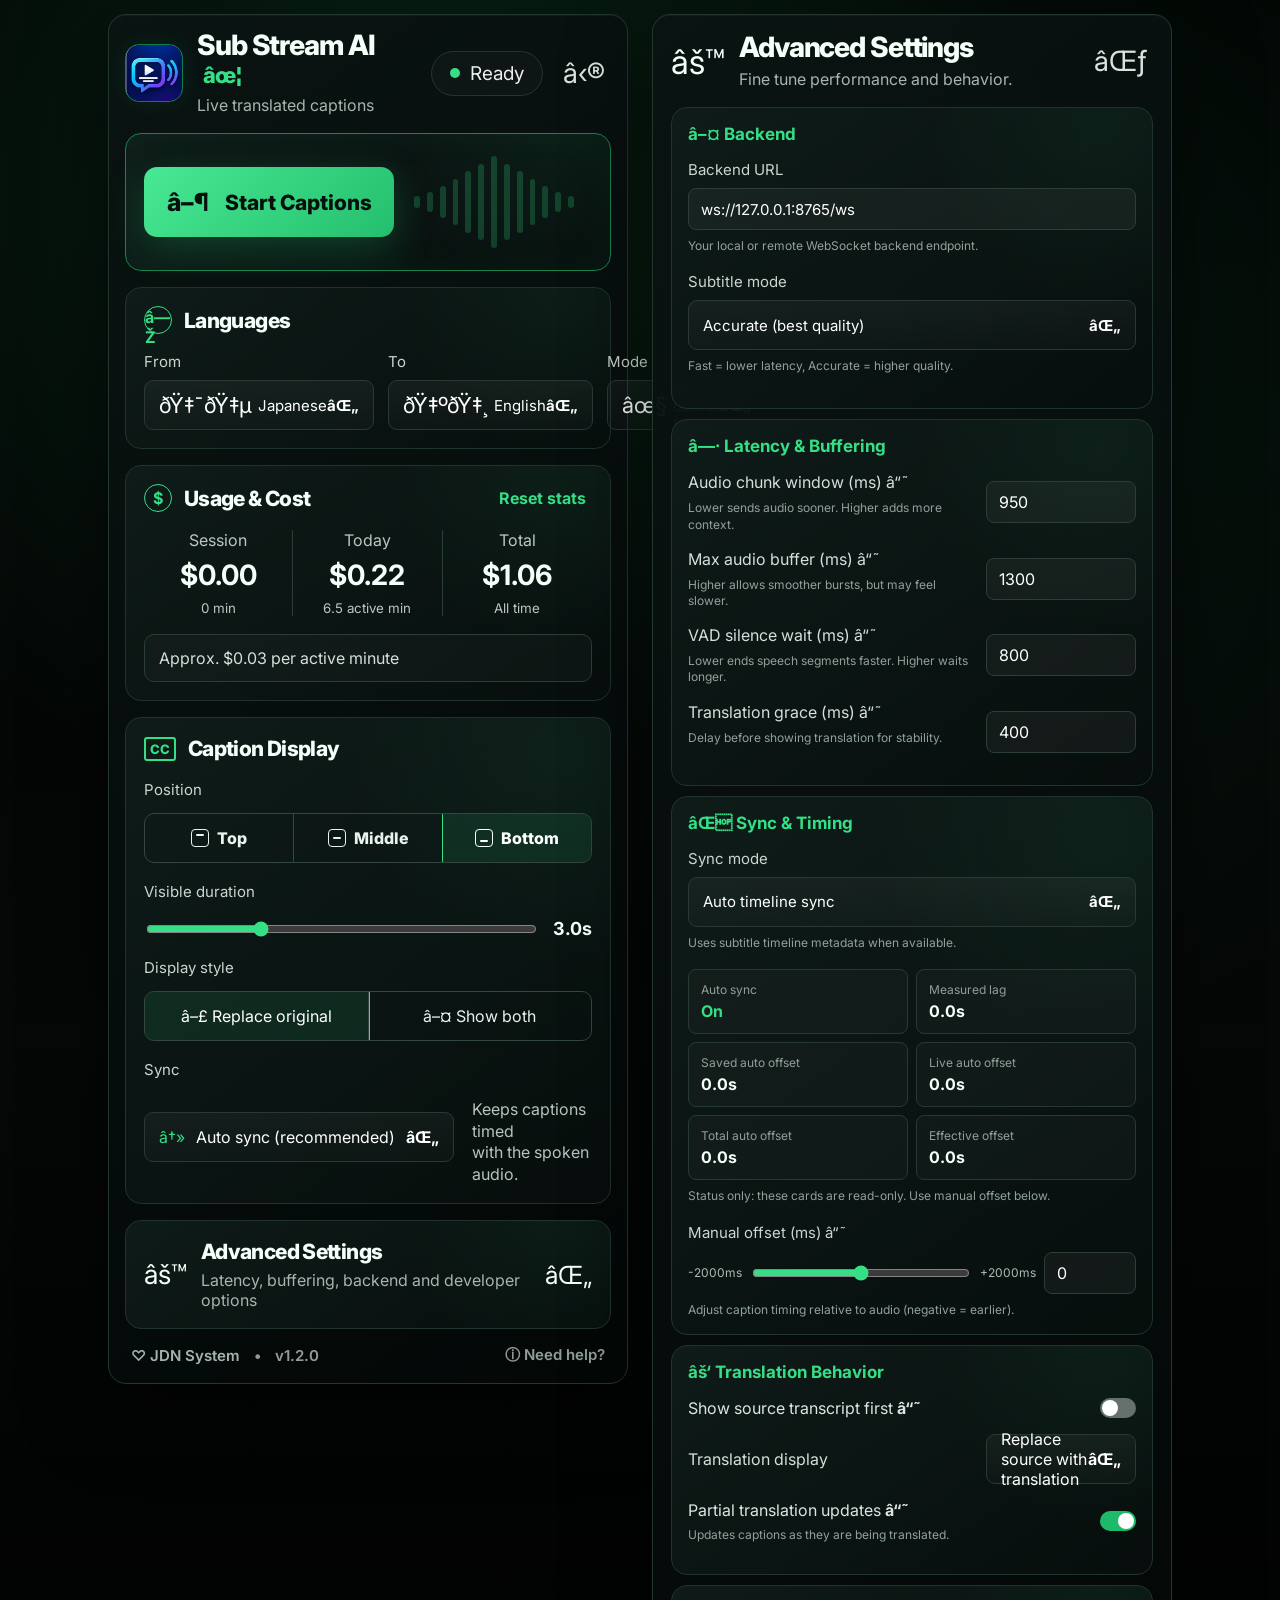
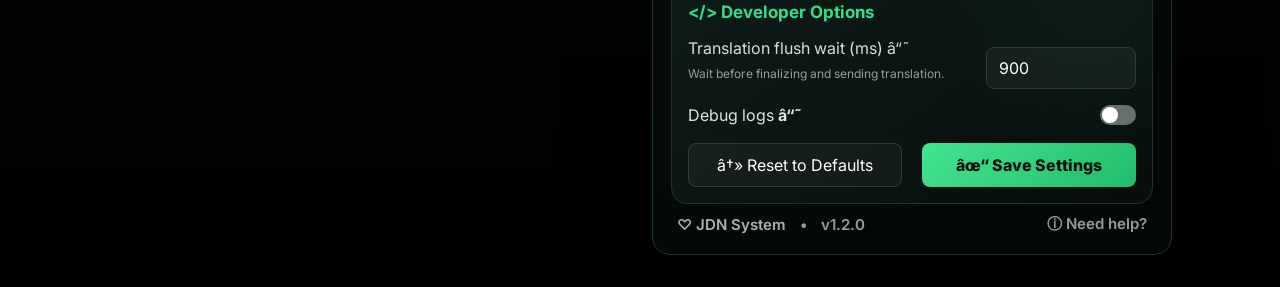
<file: design/index.html>
﻿<!doctype html>
<html lang="en">
<head>
  <meta charset="utf-8" />
  <meta name="viewport" content="width=device-width, initial-scale=1" />
  <title>Sub Stream AI â€” UI Preview</title>
  <link rel="preconnect" href="https://fonts.googleapis.com">
  <link rel="preconnect" href="https://fonts.gstatic.com" crossorigin>
  <link href="https://fonts.googleapis.com/css2?family=Inter:wght@400;500;600;700;800&display=swap" rel="stylesheet">
  <link rel="stylesheet" href="./styles.css" />
</head>
<body>
  <main class="stage">
    <section class="shell popup">
      <header class="app-header">
        <img class="logo" src="../extension/icons/icon128.png" alt="" aria-hidden="true" />
        <div class="brand">
          <h1>Sub Stream AI <span class="spark">âœ¦</span></h1>
          <p>Live translated captions</p>
        </div>
        <div class="status-pill"><span></span>Ready</div>
        <button class="icon-btn kebab" aria-label="More options">â‹®</button>
      </header>

      <section class="hero-card">
        <div class="hero-left">
          <button id="startBtn" class="start-btn"><span class="play">â–¶</span><span>Start Captions</span></button>
          <div class="api-row">
            <div>
              <h2><span>ðŸ”‘</span> API key required</h2>
              <p>Add your API key to begin<br/>live translation.</p>
            </div>
            <button class="outline-key"><span>ðŸ”‘</span> Add API Key</button>
          </div>
        </div>
        <div class="wave" aria-hidden="true">
          <i></i><i></i><i></i><i></i><i></i><i></i><i></i><i></i><i></i><i></i><i></i><i></i><i></i>
        </div>
      </section>

      <section class="card">
        <div class="section-title"><span class="icon">â—Ž</span><h2>Languages</h2></div>
        <div class="language-grid">
          <label>From
            <button class="select"><span class="flag">ðŸ‡¯ðŸ‡µ</span> Japanese <b>âŒ„</b></button>
          </label>
          <label>To
            <button class="select"><span class="flag">ðŸ‡ºðŸ‡¸</span> English <b>âŒ„</b></button>
          </label>
          <label>Mode
            <button class="select"><span class="flag">âœ§</span> Auto-detect best <b>âŒ„</b></button>
          </label>
        </div>
      </section>

      <section class="card cost-card">
        <div class="section-title row-between">
          <div><span class="money">$</span><h2>Usage & Cost</h2></div>
          <button class="text-btn">Reset stats</button>
        </div>
        <div class="cost-grid">
          <div><span>Session</span><strong>$0.00</strong><small>0 min</small></div>
          <div><span>Today</span><strong>$0.22</strong><small>6.5 active min</small></div>
          <div><span>Total</span><strong>$1.06</strong><small>All time</small></div>
        </div>
        <div class="estimate">Approx. $0.03 per active minute</div>
      </section>

      <section class="card caption-card">
        <div class="section-title"><span class="cc">CC</span><h2>Caption Display</h2></div>
        <div class="caption-grid">
          <div class="field wide">
            <label>Position</label>
            <div class="segmented position-segment">
              <button><span class="pos-icon top"></span>Top</button>
              <button><span class="pos-icon middle"></span>Middle</button>
              <button class="active"><span class="pos-icon bottom"></span>Bottom</button>
            </div>
          </div>
          <div class="field wide">
            <label>Visible duration</label>
            <div class="range-row">
              <input type="range" min="1" max="8" value="3" step=".5" />
              <strong>3.0s</strong>
            </div>
          </div>
          <div class="field wide">
            <label>Display style</label>
            <div class="segmented">
              <button class="active">â–£ Replace original</button>
              <button>â–¤ Show both</button>
            </div>
          </div>
          <div class="field wide">
            <label>Sync</label>
            <div class="sync-row">
              <button class="select wide-select"><span class="green">â†»</span> Auto sync (recommended) <b>âŒ„</b></button>
              <p>Keeps captions timed<br/>with the spoken audio.</p>
            </div>
          </div>
        </div>
      </section>

      <section id="advancedToggle" class="card advanced-summary" role="button" tabindex="0">
        <span class="gear">âš™</span>
        <div>
          <h2>Advanced Settings</h2>
          <p>Latency, buffering, backend and developer options</p>
        </div>
        <span class="chev">âŒ„</span>
      </section>

      <footer class="footer">
        <span class="footer-brand"><span aria-hidden="true">♡</span> JDN System</span>
        <span aria-hidden="true">•</span>
        <span>v1.2.0</span>
        <span class="push">ⓘ Need help?</span>
      </footer>
    </section>

    <section id="advancedPanel" class="shell advanced-panel">
      <header class="adv-header">
        <span class="gear large">âš™</span>
        <div>
          <h1>Advanced Settings</h1>
          <p>Fine tune performance and behavior.</p>
        </div>
        <button class="icon-btn collapse" aria-label="Collapse advanced settings">âŒƒ</button>
      </header>

      <section class="adv-card">
        <h2>â–¤ Backend</h2>
        <label class="stack">Backend URL
          <input value="ws://127.0.0.1:8765/ws">
          <small>Your local or remote WebSocket backend endpoint.</small>
        </label>
        <label class="stack">Subtitle mode
          <button class="select input-like">Accurate (best quality) <b>âŒ„</b></button>
          <small>Fast = lower latency, Accurate = higher quality.</small>
        </label>
      </section>

      <section class="adv-card">
        <h2>â—· Latency & Buffering</h2>
        <div class="setting-row">
          <div><label>Audio chunk window (ms) <span>â“˜</span></label><small>Lower sends audio sooner. Higher adds more context.</small></div>
          <input type="number" value="950">
        </div>
        <div class="setting-row">
          <div><label>Max audio buffer (ms) <span>â“˜</span></label><small>Higher allows smoother bursts, but may feel slower.</small></div>
          <input type="number" value="1300">
        </div>
        <div class="setting-row">
          <div><label>VAD silence wait (ms) <span>â“˜</span></label><small>Lower ends speech segments faster. Higher waits longer.</small></div>
          <input type="number" value="800">
        </div>
        <div class="setting-row">
          <div><label>Translation grace (ms) <span>â“˜</span></label><small>Delay before showing translation for stability.</small></div>
          <input type="number" value="400">
        </div>
      </section>

      <section class="adv-card">
        <h2>âŒ Sync & Timing</h2>
        <label class="stack">Sync mode
          <button class="select input-like">Auto timeline sync <b>âŒ„</b></button>
          <small>Uses subtitle timeline metadata when available.</small>
        </label>
        <div class="mini-grid">
          <div><span>Auto sync</span><strong class="green">On</strong></div>
          <div><span>Measured lag</span><strong>0.0s</strong></div>
          <div><span>Saved auto offset</span><strong>0.0s</strong></div>
          <div><span>Live auto offset</span><strong>0.0s</strong></div>
          <div><span>Total auto offset</span><strong>0.0s</strong></div>
          <div><span>Effective offset</span><strong>0.0s</strong></div>
        </div>
        <p class="tiny-note">Status only: these cards are read-only. Use manual offset below.</p>
        <div class="manual">
          <label>Manual offset (ms) <span>â“˜</span></label>
          <div class="range-row">
            <span>-2000ms</span><input type="range" min="-2000" max="2000" value="0"><span>+2000ms</span>
            <input type="number" value="0">
          </div>
          <small>Adjust caption timing relative to audio (negative = earlier).</small>
        </div>
      </section>

      <section class="adv-card">
        <h2>âš‘ Translation Behavior</h2>
        <div class="toggle-row"><span>Show source transcript first <b>â“˜</b></span><label class="switch"><input type="checkbox"><i></i></label></div>
        <div class="setting-row simple"><label>Translation display</label><button class="select input-like">Replace source with translation <b>âŒ„</b></button></div>
        <div class="toggle-row"><span>Partial translation updates <b>â“˜</b><small>Updates captions as they are being translated.</small></span><label class="switch"><input checked type="checkbox"><i></i></label></div>
      </section>

      <section class="adv-card">
        <h2>&lt;/&gt; Developer Options</h2>
        <div class="setting-row">
          <div><label>Translation flush wait (ms) <span>â“˜</span></label><small>Wait before finalizing and sending translation.</small></div>
          <input type="number" value="900">
        </div>
        <div class="toggle-row"><span>Debug logs <b>â“˜</b></span><label class="switch"><input type="checkbox"><i></i></label></div>
        <div class="button-row">
          <button class="secondary">â†» Reset to Defaults</button>
          <button class="save">âœ“ Save Settings</button>
        </div>
      </section>

      <footer class="footer">
        <span class="footer-brand"><span aria-hidden="true">♡</span> JDN System</span>
        <span aria-hidden="true">•</span>
        <span>v1.2.0</span>
        <span class="push">ⓘ Need help?</span>
      </footer>
    </section>
  </main>

  <script src="./script.js"></script>
</body>
</html>
</file>
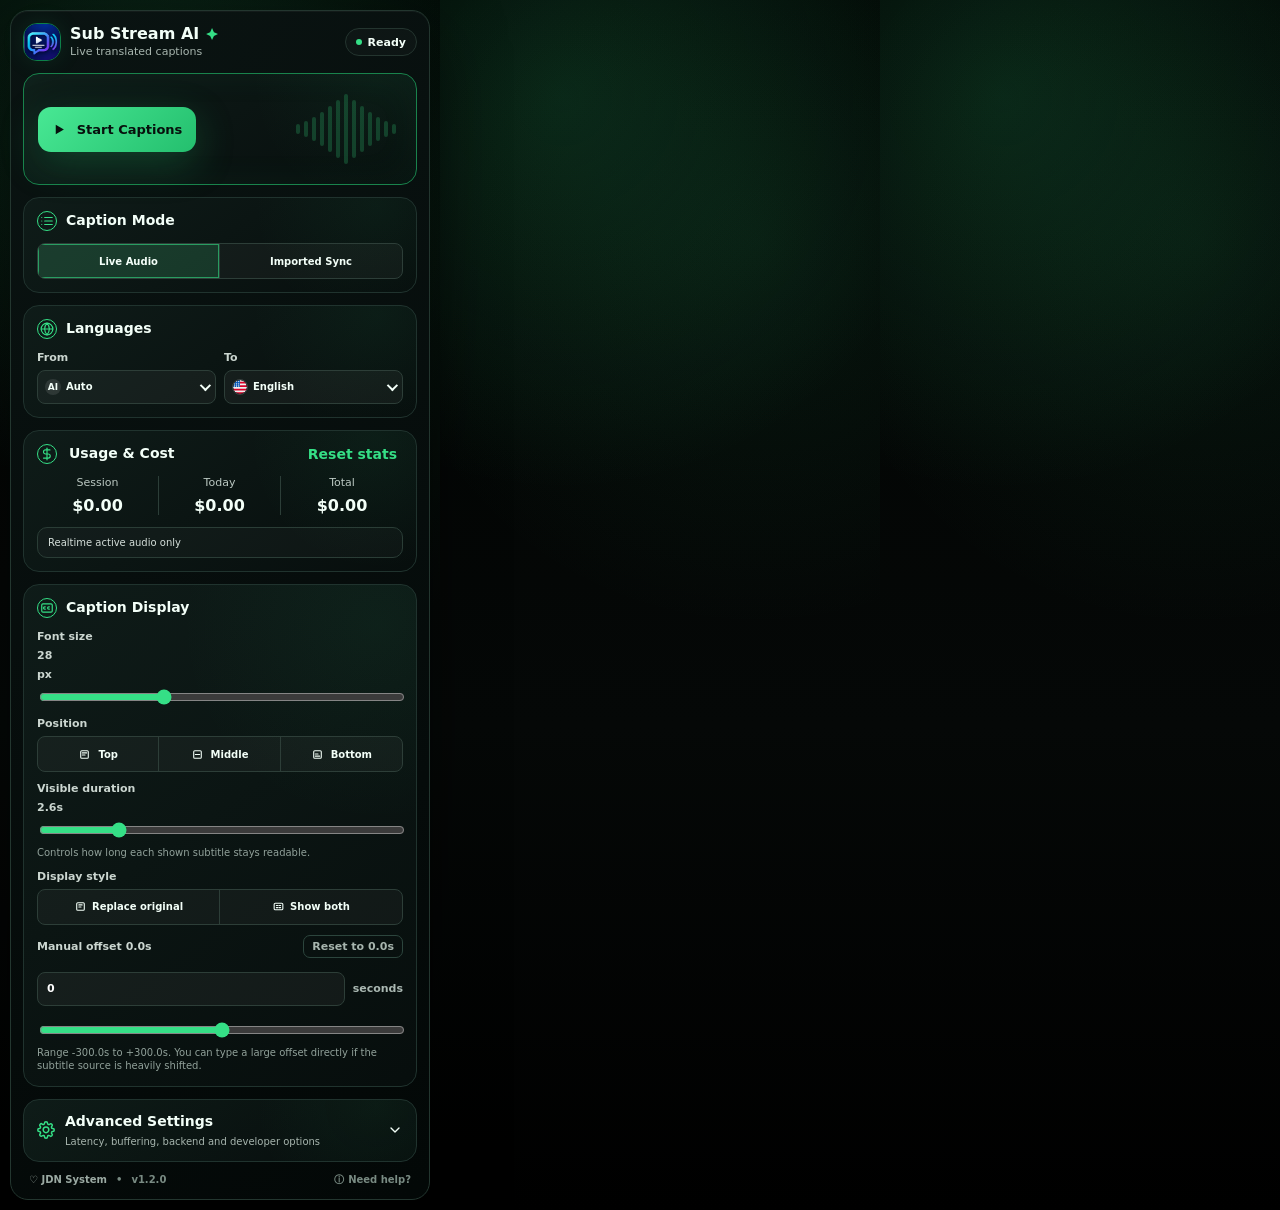
<file: extension/popup/popup.html>
<!doctype html>
<html>
  <head>
    <meta charset="utf-8" />
    <title>Sub Stream AI</title>
    <link rel="stylesheet" href="popup.css" />
  </head>
  <body>
    <main class="stage">
      <section class="shell popup-shell" aria-label="Sub Stream AI controls">
        <header class="app-header">
          <img class="brand-mark" src="../icons/icon48.png" alt="" aria-hidden="true" />
          <div class="brand-copy">
            <h1>Sub Stream AI <svg class="title-icon" viewBox="0 0 24 24" aria-hidden="true"><path d="M13 2 9.5 9.5 2 13l7.5 3.5L13 24l3.5-7.5L24 13l-7.5-3.5L13 2Z" fill="currentColor"></path></svg></h1>
            <p class="tagline">Live translated captions</p>
          </div>
          <div id="status" class="status idle">Ready</div>
        </header>

        <section id="liveHeroCard" class="hero-card">
          <div class="hero-copy">
            <button id="toggle" class="primary" type="button">
              <svg class="btn-icon" viewBox="0 0 24 24" aria-hidden="true"><path d="M6 4.5v15l13-7.5-13-7.5Z" fill="currentColor"></path></svg>
              <span>Start Captions</span>
            </button>
          </div>
          <div id="audioWave" class="wave idle" aria-hidden="true">
            <i></i><i></i><i></i><i></i><i></i><i></i><i></i><i></i><i></i><i></i><i></i><i></i><i></i>
          </div>
        </section>

        <section id="importedHeroCard" class="hero-card imported-hero-card" hidden>
          <div class="hero-copy imported-hero-copy">
            <button id="importedToggle" class="primary" type="button" disabled>
              <svg class="btn-icon" viewBox="0 0 24 24" aria-hidden="true"><path d="M6 4.5v15l13-7.5-13-7.5Z" fill="currentColor"></path></svg>
              <span>Start Imported Sync</span>
            </button>
            <p id="importedSubtitleStatus" class="imported-status imported-status--hero">No subtitle file loaded.</p>
          </div>
          <div id="importedWave" class="wave imported-wave idle" aria-hidden="true">
            <i></i><i></i><i></i><i></i><i></i><i></i><i></i><i></i><i></i><i></i><i></i><i></i><i></i>
          </div>
        </section>

        <div id="modeStatus" class="mode-status idle" hidden>Checking engine...</div>
        <div id="toast" class="toast" role="status" aria-live="polite" hidden></div>

        <section class="card mode-card">
          <div class="section-title">
            <span class="icon" aria-hidden="true"><svg viewBox="0 0 24 24"><path d="M8 6h13"></path><path d="M8 12h13"></path><path d="M8 18h13"></path><path d="M3 6h.01"></path><path d="M3 12h.01"></path><path d="M3 18h.01"></path></svg></span>
            <h2>Caption Mode</h2>
          </div>
          <div class="mode-segment" role="group" aria-label="Caption mode">
            <button id="liveModeButton" type="button" data-caption-mode="live" class="active">Live Audio</button>
            <button id="importedModeButton" type="button" data-caption-mode="imported">Imported Sync</button>
          </div>
        </section>

        <section class="card">
          <div class="section-title">
            <span class="icon" aria-hidden="true"><svg viewBox="0 0 24 24"><circle cx="12" cy="12" r="10"></circle><path d="M2 12h20"></path><path d="M12 2a15.3 15.3 0 0 1 4 10 15.3 15.3 0 0 1-4 10 15.3 15.3 0 0 1-4-10 15.3 15.3 0 0 1 4-10Z"></path></svg></span>
            <h2>Languages</h2>
          </div>
          <div class="settings language-grid">
            <label>
              From
              <span class="select-shell">
                <span id="sourceLangIcon" class="select-icon" aria-hidden="true">A</span>
                <select id="sourceLang">
                  <option value="auto" selected>Auto detect</option>
                  <option value="ar">Arabic</option>
                  <option value="en">English</option>
                  <option value="es">Spanish</option>
                  <option value="fr">French</option>
                  <option value="de">German</option>
                  <option value="fil">Filipino</option>
                  <option value="hi">Hindi</option>
                  <option value="id">Indonesian</option>
                  <option value="it">Italian</option>
                  <option value="ja">Japanese</option>
                  <option value="ko">Korean</option>
                  <option value="ms">Malay</option>
                  <option value="pt">Portuguese</option>
                  <option value="ru">Russian</option>
                  <option value="th">Thai</option>
                  <option value="tr">Turkish</option>
                  <option value="vi">Vietnamese</option>
                  <option value="zh">Chinese</option>
                </select>
              </span>
            </label>

            <label>
              To
              <span class="select-shell">
                <span id="targetLangIcon" class="select-icon" aria-hidden="true">US</span>
                <select id="targetLang">
                  <option value="ar">Arabic</option>
                  <option value="en" selected>English</option>
                  <option value="es">Spanish</option>
                  <option value="fr">French</option>
                  <option value="de">German</option>
                  <option value="fil">Filipino</option>
                  <option value="hi">Hindi</option>
                  <option value="id">Indonesian</option>
                  <option value="it">Italian</option>
                  <option value="ja">Japanese</option>
                  <option value="ko">Korean</option>
                  <option value="ms">Malay</option>
                  <option value="pt">Portuguese</option>
                  <option value="ru">Russian</option>
                  <option value="th">Thai</option>
                  <option value="tr">Turkish</option>
                  <option value="vi">Vietnamese</option>
                  <option value="zh">Chinese</option>
                </select>
              </span>
            </label>

          </div>
        </section>

        <section id="importedSubtitleCard" class="card imported-card" hidden>
          <div class="section-title row-between">
            <div>
              <span class="icon" aria-hidden="true"><svg viewBox="0 0 24 24"><path d="M12 3v12"></path><path d="m7 10 5 5 5-5"></path><path d="M5 21h14"></path></svg></span>
              <h2>Imported Subtitle Sync</h2>
            </div>
            <button id="retranslateSubtitles" class="text-btn text-btn-nowrap" type="button" disabled>Re-translate</button>
          </div>
          <div class="settings">
            <div class="subtitle-search-panel">
              <label class="field-stack">
                Find subtitle
                <div class="search-row">
                  <select id="subtitleSearchSource" aria-label="Subtitle source">
                    <option value="subtitlecat" selected>Subtitle Cat</option>
                    <option value="subsource">SubSource</option>
                    <option value="opensubtitles">OpenSubtitles</option>
                    <option value="subdl">SubDL</option>
                    <option value="tvsubtitles">TVSubtitles</option>
                    <option value="yify">YIFY</option>
                    <option value="downsub">DownSub</option>
                  </select>
                  <input id="subtitleSearchQuery" class="text-input" type="text" placeholder="Movie or episode name" />
                  <button id="subtitleSearchButton" type="button">Find</button>
                </div>
                <span class="field-help">Open the selected subtitle source in a new tab, then download the subtitle there and import it here.</span>
              </label>
            </div>
            <label class="file-drop">
              Subtitle file
              <input id="subtitleFile" type="file" accept=".srt,.vtt,text/vtt,application/x-subrip" />
              <span id="subtitleFileMeta" class="field-help">Upload an .srt or .vtt file.</span>
            </label>
            <div class="imported-timing">
              <div class="imported-timing__header">
                <span>Quick timing nudges</span>
                <strong id="importedTimingOffset">0.0s</strong>
              </div>
              <div class="imported-actions imported-actions--compact">
                <button id="importedNudgeEarlier" type="button">Earlier -100ms</button>
                <button id="importedNudgeLater" type="button">Later +100ms</button>
              </div>
              <span class="field-help">Uses the same effective offset as live subtitles. Fine-tune while the video is playing.</span>
            </div>
          </div>
        </section>

        <section id="usagePanel" class="card usage-panel">
          <div class="section-title row-between">
            <div>
              <span class="icon" aria-hidden="true"><svg viewBox="0 0 24 24"><line x1="12" x2="12" y1="2" y2="22"></line><path d="M17 5H9.5a3.5 3.5 0 0 0 0 7H14a3.5 3.5 0 0 1 0 7H6"></path></svg></span>
              <h2>Usage & Cost</h2>
            </div>
            <button id="resetUsage" class="text-btn" type="button">Reset stats</button>
          </div>
          <div class="usage-grid">
            <div>
              <span>Session</span>
              <strong id="usageSession">$0.00</strong>
            </div>
            <div>
              <span>Today</span>
              <strong id="usageToday">$0.00</strong>
            </div>
            <div>
              <span>Total</span>
              <strong id="usageTotal">$0.00</strong>
            </div>
          </div>
          <p id="usageMeta" class="usage-meta">Realtime active audio only</p>
        </section>

        <section class="card caption-card">
          <div class="section-title">
            <span class="icon" aria-hidden="true"><svg viewBox="0 0 24 24"><rect x="3" y="5" width="18" height="14" rx="2"></rect><path d="M9 10H8a2 2 0 0 0 0 4h1"></path><path d="M16 10h-1a2 2 0 0 0 0 4h1"></path></svg></span>
            <h2>Caption Display</h2>
          </div>
          <div class="settings caption-grid">
            <label class="wide">
              Font size <span id="fontSizeVal">28</span>px
              <input type="range" id="fontSize" min="14" max="56" step="2" value="28" />
            </label>

            <label class="position-setting wide">
              Position
              <select id="position" class="segment-source" tabindex="-1" aria-hidden="true">
                <option value="bottom" selected>Bottom</option>
                <option value="middle">Middle</option>
                <option value="top">Top</option>
              </select>
              <span class="position-segment" role="group" aria-label="Caption position">
                <button type="button" data-position="top">
                  <svg viewBox="0 0 24 24" aria-hidden="true"><rect x="5" y="5" width="14" height="14" rx="2"></rect><path d="M8 9h8"></path><path d="M8 13h5"></path></svg>
                  <span>Top</span>
                </button>
                <button type="button" data-position="middle">
                  <svg viewBox="0 0 24 24" aria-hidden="true"><rect x="5" y="5" width="14" height="14" rx="2"></rect><path d="M8 12h8"></path></svg>
                  <span>Middle</span>
                </button>
                <button type="button" data-position="bottom">
                  <svg viewBox="0 0 24 24" aria-hidden="true"><rect x="5" y="5" width="14" height="14" rx="2"></rect><path d="M8 15h8"></path><path d="M8 11h5"></path></svg>
                  <span>Bottom</span>
                </button>
              </span>
            </label>

            <label class="wide">
              Visible duration <span id="subtitleDurationVal">2.6s</span>
              <input type="range" id="subtitleDuration" min="1200" max="8000" step="100" value="2600" />
              <span class="field-help">Controls how long each shown subtitle stays readable.</span>
            </label>

            <label class="display-style-setting wide">
              Display style
              <select id="translationDisplayMode" class="segment-source" tabindex="-1" aria-hidden="true">
                <option value="translation_replace" selected>Replace source with translation</option>
                <option value="translation_dual">Source + translation</option>
              </select>
              <span class="display-segment" role="group" aria-label="Display style">
                <button type="button" data-display-mode="translation_replace">
                  <svg viewBox="0 0 24 24" aria-hidden="true"><rect x="5" y="5" width="14" height="14" rx="2"></rect><path d="M9 9h6"></path><path d="M9 13h4"></path></svg>
                  <span>Replace original</span>
                </button>
                <button type="button" data-display-mode="translation_dual">
                  <svg viewBox="0 0 24 24" aria-hidden="true"><rect x="4" y="6" width="16" height="12" rx="2"></rect><path d="M8 10h3"></path><path d="M13 10h3"></path><path d="M8 14h3"></path><path d="M13 14h3"></path></svg>
                  <span>Show both</span>
                </button>
              </span>
            </label>

            <label class="wide">
              <span class="setting-row">
                <span>Manual offset <span id="subtitleDelayVal">0.0s</span></span>
                <button id="resetSubtitleDelay" class="inline-reset" type="button">Reset to 0.0s</button>
              </span>
              <div class="delay-input-row">
                <input id="subtitleDelayManual" class="text-input" type="number" min="-300" max="300" step="0.1" value="0" />
                <span class="delay-input-unit">seconds</span>
              </div>
              <input type="range" id="subtitleDelay" min="-300000" max="300000" step="100" value="0" />
              <span class="field-help">Range -300.0s to +300.0s. You can type a large offset directly if the subtitle source is heavily shifted.</span>
            </label>

          </div>
        </section>

        <button id="advancedToggle" class="card advanced-summary" type="button" aria-expanded="false" aria-controls="advancedPanel">
          <span class="gear" aria-hidden="true"><svg viewBox="0 0 24 24"><path d="M12 15.5A3.5 3.5 0 1 0 12 8a3.5 3.5 0 0 0 0 7.5Z"></path><path d="M19.4 15a1.7 1.7 0 0 0 .34 1.88l.06.06a2 2 0 0 1-2.83 2.83l-.06-.06a1.7 1.7 0 0 0-1.88-.34 1.7 1.7 0 0 0-1 1.55V21a2 2 0 0 1-4 0v-.09a1.7 1.7 0 0 0-1-1.55 1.7 1.7 0 0 0-1.88.34l-.06.06a2 2 0 1 1-2.83-2.83l.06-.06A1.7 1.7 0 0 0 4.6 15a1.7 1.7 0 0 0-1.55-1H3a2 2 0 0 1 0-4h.09a1.7 1.7 0 0 0 1.55-1 1.7 1.7 0 0 0-.34-1.88l-.06-.06a2 2 0 1 1 2.83-2.83l.06.06A1.7 1.7 0 0 0 9 4.6a1.7 1.7 0 0 0 1-1.55V3a2 2 0 0 1 4 0v.09a1.7 1.7 0 0 0 1 1.55 1.7 1.7 0 0 0 1.88-.34l.06-.06a2 2 0 1 1 2.83 2.83l-.06.06A1.7 1.7 0 0 0 19.4 9c.1.38.4.7.75.86.24.1.5.14.76.14H21a2 2 0 0 1 0 4h-.09c-.66 0-1.26.4-1.51 1Z"></path></svg></span>
          <span>
            <strong>Advanced Settings</strong>
            <small>Latency, buffering, backend and developer options</small>
          </span>
          <span class="chev" aria-hidden="true"><svg viewBox="0 0 24 24"><path d="m6 9 6 6 6-6"></path></svg></span>
        </button>

        <footer class="app-footer">
          <span class="footer-brand"><span aria-hidden="true">♡</span> JDN System</span>
          <span aria-hidden="true">•</span>
          <span>v1.2.0</span>
          <span class="footer-help"><span aria-hidden="true">ⓘ</span> Need help?</span>
        </footer>
      </section>

      <section id="advancedPanel" class="shell advanced-panel" aria-label="Advanced settings" hidden>
        <header class="adv-header">
          <span class="gear large" aria-hidden="true"><svg viewBox="0 0 24 24"><path d="M12 15.5A3.5 3.5 0 1 0 12 8a3.5 3.5 0 0 0 0 7.5Z"></path><path d="M19.4 15a1.7 1.7 0 0 0 .34 1.88l.06.06a2 2 0 0 1-2.83 2.83l-.06-.06a1.7 1.7 0 0 0-1.88-.34 1.7 1.7 0 0 0-1 1.55V21a2 2 0 0 1-4 0v-.09a1.7 1.7 0 0 0-1-1.55 1.7 1.7 0 0 0-1.88.34l-.06.06a2 2 0 1 1-2.83-2.83l.06-.06A1.7 1.7 0 0 0 4.6 15a1.7 1.7 0 0 0-1.55-1H3a2 2 0 0 1 0-4h.09a1.7 1.7 0 0 0 1.55-1 1.7 1.7 0 0 0-.34-1.88l-.06-.06a2 2 0 1 1 2.83-2.83l.06.06A1.7 1.7 0 0 0 9 4.6a1.7 1.7 0 0 0 1-1.55V3a2 2 0 0 1 4 0v.09a1.7 1.7 0 0 0 1 1.55 1.7 1.7 0 0 0 1.88-.34l.06-.06a2 2 0 1 1 2.83 2.83l-.06.06A1.7 1.7 0 0 0 19.4 9c.1.38.4.7.75.86.24.1.5.14.76.14H21a2 2 0 0 1 0 4h-.09c-.66 0-1.26.4-1.51 1Z"></path></svg></span>
          <div>
            <h1>Advanced Settings</h1>
            <p>Fine tune performance and behavior.</p>
          </div>
          <button id="collapseAdvanced" class="icon-btn collapse" type="button" aria-label="Collapse advanced settings"><svg viewBox="0 0 24 24" aria-hidden="true"><path d="m18 15-6-6-6 6"></path></svg></button>
        </header>

        <section class="adv-card">
          <h2>Backend</h2>
          <div class="settings">
            <label>
              Backend URL
              <input type="text" id="backendUrl" value="ws://127.0.0.1:8765/ws" />
              <span class="field-help">Your local or remote WebSocket backend endpoint.</span>
            </label>

            <label>
              Transcription
              <select id="transcriber">
                <option value="openai-realtime-translate" selected data-help="Direct OpenAI realtime translation. Usually fastest cloud path, needs API key and quota.">Realtime Translate (OpenAI)</option>
                <option value="openai-realtime" data-help="OpenAI realtime transcription with app/backend translation flow. Good default for live captions.">Realtime Cloud (OpenAI)</option>
                <option value="openai-chunked" data-help="Sends short audio chunks to OpenAI speech-to-text. More stable fallback, usually more delay.">OpenAI Chunked</option>
                <option value="local" data-help="Runs Whisper on this computer. No OpenAI API cost, speed depends on your CPU/GPU.">Local Whisper</option>
              </select>
            </label>

            <label>
              Subtitle mode
              <select id="realtimeLatency">
                <option value="fast" selected>Fast</option>
                <option value="balanced">Balanced</option>
                <option value="accurate">Accurate</option>
              </select>
              <span class="field-help">Fast is immediate, Balanced adds a small delay, Accurate waits for cleaner context.</span>
            </label>
          </div>
        </section>

        <section class="adv-card">
          <h2>Latency & Buffering</h2>
          <div class="settings">
            <label class="setting-split">
              <span>
                Audio chunk window (ms)
                <small>Lower sends audio sooner. Higher gives the transcriber more context.</small>
              </span>
              <input type="number" id="chunkDurationMs" min="250" max="5000" step="50" value="300" />
            </label>

            <label class="setting-split">
              <span>
                Max audio buffer (ms)
                <small>Higher can smooth audio bursts but may feel late.</small>
              </span>
              <input type="number" id="maxBufferMs" min="250" max="10000" step="50" value="450" />
            </label>

            <label class="setting-split">
              <span>
                VAD silence wait (ms)
                <small>Lower ends speech segments faster.</small>
              </span>
              <input type="number" id="vadSilenceMs" min="150" max="2000" step="50" value="220" />
            </label>

            <label>
              Translation grace (ms)
              <input type="number" id="translationGraceMs" min="0" max="2000" step="50" value="100" />
            </label>
          </div>
        </section>

        <section class="adv-card">
          <h2>Sync & Timing</h2>
          <div class="settings">
            <label>
              Sync mode
              <select id="syncMode">
                <option value="auto" selected>Auto timeline sync</option>
                <option value="manual">Manual only</option>
              </select>
              <span class="field-help">Auto uses subtitle timeline metadata. Local Whisper can also learn a saved lag correction.</span>
            </label>

            <div class="sync-metrics" aria-live="polite">
              <div><span>Auto sync</span><strong id="syncAutoState">Off</strong></div>
              <div><span>Measured lag</span><strong id="syncMeasuredLag">0.0s</strong></div>
              <div><span>Saved auto</span><strong id="syncSavedOffset">0.0s</strong></div>
              <div><span>Live auto</span><strong id="syncLiveOffset">0.0s</strong></div>
              <div><span>Total auto</span><strong id="syncAutoOffset">0.0s</strong></div>
              <div><span>Effective offset</span><strong id="syncEffectiveOffset">0.0s</strong></div>
            </div>
            <span class="field-help">Status only: these cards are read-only. Use Manual offset in Caption Display.</span>
          </div>
        </section>

        <section class="adv-card">
          <h2>Local Whisper</h2>
          <div class="settings local-grid">
            <label>
              Whisper model
              <select id="model">
                <option value="tiny">tiny (fastest)</option>
                <option value="base" selected>base (low latency)</option>
                <option value="small">small (balanced)</option>
                <option value="medium">medium (slower)</option>
                <option value="large-v3">large-v3 (high VRAM)</option>
              </select>
            </label>

            <label>
              Device
              <select id="device">
                <option value="cpu">CPU</option>
                <option value="cuda" selected>GPU (CUDA)</option>
              </select>
            </label>
          </div>
        </section>

        <section class="adv-card">
          <h2>Translation Behavior</h2>
          <div class="settings">
            <label class="checkbox-setting">
              <input type="checkbox" id="showSourceFirst" checked />
              <span>Show source transcript first</span>
            </label>

            <label class="checkbox-setting">
              <input type="checkbox" id="partialEmitEnabled" checked disabled />
              <span>Partial translation updates</span>
            </label>
            <span class="field-help">Controlled by Subtitle mode: Fast and Balanced enable it, Accurate waits longer.</span>

            <label class="setting-split">
              <span>
                Translation flush wait (ms)
                <small>Lower translates shorter fragments sooner.</small>
              </span>
              <input type="number" id="translationFlushMs" min="150" max="3000" step="50" value="180" />
            </label>
          </div>
        </section>

        <section class="adv-card">
          <h2>API Key</h2>
          <div class="api-key-settings">
            <label>
              OpenAI API key
              <input type="password" id="apiKey" placeholder="sk-..." autocomplete="off" />
            </label>
            <div class="api-key-actions">
              <button id="saveApiKey" type="button">Save Key</button>
              <button id="testApiKey" type="button">Test Connection</button>
              <button id="clearApiKey" type="button">Clear Saved Key</button>
            </div>
            <p id="apiKeyStatus" class="api-key-status">Key status unknown</p>
          </div>
        </section>
      </section>
    </main>

    <script src="../subtitle-utils.js"></script>
    <script src="popup.js"></script>
  </body>
</html>
</file>
<file: design/styles.css>
:root{
  --bg:#020605;--panel:#08100f;--card:#0d1715;--card2:#101d19;--stroke:#20332e;
  --stroke2:#2c453d;--green:#35df86;--green2:#1dbb69;--text:#f3fff8;--muted:#a7b5ae;
  --muted2:#798b83;--amber:#ffb31a;--shadow:0 24px 80px rgba(0,0,0,.55);
}
*{box-sizing:border-box}
body{
  margin:0;min-height:100vh;font-family:Inter,system-ui,-apple-system,Segoe UI,sans-serif;color:var(--text);
  background:
    radial-gradient(circle at 30% 8%,rgba(53,223,134,.14),transparent 34%),
    radial-gradient(circle at 74% 20%,rgba(53,223,134,.08),transparent 38%),
    linear-gradient(180deg,#010302,#050807 55%,#000);
}
button,input{font:inherit}
.stage{display:flex;gap:24px;align-items:flex-start;justify-content:center;padding:14px 10px 32px;min-width:1080px}
.shell{
  background:linear-gradient(145deg,rgba(10,19,18,.96),rgba(3,8,7,.98));
  border:1px solid #23362f;border-radius:18px;box-shadow:var(--shadow),inset 0 1px 0 rgba(255,255,255,.04);
}
.popup{width:520px;padding:16px}
.advanced-panel{width:520px;padding:18px}
.app-header,.adv-header{display:flex;align-items:center;gap:14px;margin-bottom:18px}
.logo{display:block;width:58px;height:58px;border-radius:14px;border:1px solid #0d7f49;background:#071410;object-fit:cover;overflow:hidden;box-shadow:0 0 24px rgba(53,223,134,.09)}
.brand{flex:1}.brand h1,.adv-header h1{font-size:28px;line-height:1;margin:0 0 8px;font-weight:800;letter-spacing:-.04em}.brand p,.adv-header p{margin:0;color:var(--muted);font-size:16px}.spark{color:var(--green);font-size:22px;margin-left:6px}
.status-pill{border:1px solid #24352f;border-radius:999px;padding:10px 18px;color:#eee;font-size:19px;display:flex;align-items:center;gap:10px;background:rgba(255,255,255,.02)}
.status-pill span{width:10px;height:10px;border-radius:50%;background:var(--green)}
.icon-btn{background:transparent;border:0;color:#d9e3dd;font-size:28px;padding:4px 6px;cursor:pointer}.kebab{line-height:1}
.hero-card,.card,.adv-card{
  border:1px solid var(--stroke);border-radius:16px;background:
    radial-gradient(circle at 90% 8%,rgba(53,223,134,.05),transparent 34%),
    linear-gradient(145deg,rgba(15,28,25,.95),rgba(7,14,13,.95));
}
.hero-card{border-color:#19834c;display:flex;align-items:center;justify-content:space-between;gap:20px;padding:20px 18px;margin-bottom:16px;box-shadow:inset 0 0 40px rgba(53,223,134,.05)}
.start-btn{width:250px;height:70px;border:0;border-radius:13px;background:linear-gradient(135deg,#48e894,#24bf6e);font-size:21px;font-weight:800;color:#07100d;display:flex;align-items:center;justify-content:center;gap:16px;box-shadow:0 12px 38px rgba(37,201,113,.25);cursor:pointer}
.play{font-size:25px}.api-row{display:none!important}
.api-row h2{margin:0 0 8px;color:var(--amber);font-size:20px}.api-row p{margin:0;color:#d4ddd8;font-size:17px;line-height:1.42}
.outline-key{border:1px solid var(--amber);border-radius:11px;background:transparent;color:var(--amber);font-weight:800;font-size:18px;padding:14px 18px;white-space:nowrap;cursor:pointer}
.wave{--wave-level:.18;display:flex;gap:7px;align-items:center;min-width:150px;min-height:96px;padding-right:18px}
.wave i{--bar-height:10px;width:6px;height:calc(var(--bar-height) + (var(--wave-level) * 24px));background:var(--green);border-radius:999px;opacity:.28;transform-origin:center;animation:pulse 1.4s ease-in-out infinite;transition:height .18s ease,opacity .18s ease,background .18s ease}
.wave i:nth-child(1),.wave i:nth-child(13){--bar-height:8px}.wave i:nth-child(2),.wave i:nth-child(12){--bar-height:16px}.wave i:nth-child(3),.wave i:nth-child(11){--bar-height:28px}.wave i:nth-child(4),.wave i:nth-child(10){--bar-height:42px}.wave i:nth-child(5),.wave i:nth-child(9){--bar-height:58px}.wave i:nth-child(6),.wave i:nth-child(8){--bar-height:72px}.wave i:nth-child(7){--bar-height:88px;opacity:.75}
.wave.idle i{animation-play-state:paused;opacity:.22}.wave.live i{opacity:.82;animation-duration:.9s}.wave.starting i{background:var(--amber);opacity:.62}
@keyframes pulse{50%{opacity:.85;transform:scaleY(.7)}}.wave i:nth-child(2n){animation-delay:.16s}.wave i:nth-child(3n){animation-delay:.3s}
.card{padding:18px;margin-bottom:16px}
.section-title{display:flex;align-items:center;gap:12px;margin-bottom:18px}.section-title h2,.advanced-summary h2{font-size:21px;margin:0;font-weight:800;letter-spacing:-.03em}.icon,.money{color:var(--green);border:1px solid var(--green);border-radius:50%;width:28px;height:28px;display:grid;place-items:center;font-weight:700}.cc{color:var(--green);border:2px solid var(--green);border-radius:3px;font-size:13px;font-weight:800;padding:2px 4px}.row-between{justify-content:space-between}.row-between>div{display:flex;align-items:center;gap:12px}
.language-grid{display:grid;grid-template-columns:1fr 1fr 1.2fr;gap:14px}.language-grid label,.field label,.stack,.manual label{color:#cbd6d0;font-size:15px}
.select,.input-like{margin-top:9px;width:100%;height:50px;border-radius:9px;border:1px solid #2a3934;background:linear-gradient(180deg,rgba(255,255,255,.045),rgba(255,255,255,.02));color:#fff;display:flex;align-items:center;justify-content:space-between;padding:0 14px;text-align:left;cursor:pointer}.flag{font-size:22px;margin-right:6px}
.caption-grid{display:grid;grid-template-columns:1fr 1.35fr;gap:18px}.field.wide{grid-column:1/-1}.range-row{display:flex;align-items:center;gap:14px;margin-top:17px}.range-row strong{font-size:18px}
input[type=range]{accent-color:var(--green);width:100%}.segmented{margin-top:14px;display:flex;border:1px solid #33463f;border-radius:10px;overflow:hidden}.segmented button{flex:1;height:48px;border:0;border-right:1px solid #33463f;background:transparent;color:#e9f2ed;cursor:pointer}.segmented button:last-child{border-right:0}.segmented .active{background:rgba(53,223,134,.1);outline:1px solid var(--green);color:#fff}.position-segment button{display:flex;align-items:center;justify-content:center;gap:8px;font-weight:800}.pos-icon{width:18px;height:18px;border:1px solid currentColor;border-radius:4px;position:relative}.pos-icon:after{content:"";position:absolute;left:4px;right:4px;height:2px;background:currentColor;border-radius:2px}.pos-icon.top:after{top:4px}.pos-icon.middle:after{top:7px}.pos-icon.bottom:after{bottom:4px}
.sync-row{display:flex;gap:18px;align-items:center}.wide-select{max-width:310px}.green{color:var(--green)!important}.sync-row p{margin:20px 0 0;color:#b7c4bd;line-height:1.35}
.text-btn{background:transparent;border:0;color:var(--green);font-weight:700;cursor:pointer}.cost-grid{display:grid;grid-template-columns:repeat(3,1fr);text-align:center}.cost-grid div{border-right:1px solid #2c3e38}.cost-grid div:last-child{border:0}.cost-grid span,.cost-grid small{display:block;color:#bbc8c2}.cost-grid strong{display:block;font-size:28px;margin:8px 0}.estimate{border:1px solid #2a3d36;border-radius:10px;padding:13px 14px;margin-top:18px;color:#d5dfda;background:rgba(255,255,255,.025)}
.advanced-summary{display:flex;align-items:center;gap:14px;cursor:pointer}.advanced-summary p{margin:6px 0 0;color:var(--muted)}.gear{font-size:27px}.chev{margin-left:auto;font-size:25px}.footer{display:flex;align-items:center;gap:14px;color:#8f9d96;font-size:15px;font-weight:620;padding:0 6px 2px}.footer-brand{color:#a5b2ac}.push{margin-left:auto}
.adv-header{margin-bottom:18px}.large{font-size:34px}.collapse{margin-left:auto}
.adv-card{padding:16px;margin-bottom:10px}.adv-card h2{margin:0 0 16px;color:var(--green);font-size:17px}.stack{display:block;margin-bottom:18px}.stack small,.setting-row small,.manual small,.tiny-note{display:block;color:#91a19a;font-size:12px;margin-top:8px;line-height:1.35}
input[type=text],.adv-card input:not([type=range]),.stack input{
  height:42px;border-radius:8px;border:1px solid #2d3e38;background:rgba(255,255,255,.045);color:#fff;padding:0 12px;width:100%;margin-top:9px
}
.setting-row{display:grid;grid-template-columns:1fr 150px;gap:16px;align-items:start;margin-bottom:16px}.setting-row label{color:#d5dfda}.setting-row input{margin:0}.simple{align-items:center}.simple .input-like{margin:0}
.mini-grid{display:grid;grid-template-columns:1fr 1fr;gap:8px}.mini-grid div{border:1px solid #263a33;border-radius:8px;background:rgba(255,255,255,.025);padding:12px}.mini-grid span{display:block;color:#8fa098;font-size:12px}.mini-grid strong{display:block;margin-top:4px}
.manual{margin-top:18px}.manual .range-row{margin-top:10px;gap:8px}.manual .range-row span{font-size:12px;color:#acbbb4}.manual input[type=number]{width:92px;margin:0}
.toggle-row{display:flex;align-items:center;justify-content:space-between;gap:18px;margin-bottom:16px;color:#dce6e1}.toggle-row small{display:block;color:#91a19a;font-size:12px;margin-top:7px}.switch input{display:none}.switch i{display:block;width:36px;height:20px;border-radius:999px;background:#65716b;position:relative}.switch i:before{content:"";position:absolute;width:16px;height:16px;border-radius:50%;left:2px;top:2px;background:white;transition:.2s}.switch input:checked+i{background:var(--green2)}.switch input:checked+i:before{left:18px}
.button-row{display:grid;grid-template-columns:1fr 1fr;gap:20px;margin-top:18px}.secondary,.save{height:44px;border-radius:8px;cursor:pointer}.secondary{background:rgba(255,255,255,.04);border:1px solid #2f403a;color:#fff}.save{background:linear-gradient(135deg,#44e391,#21bd6d);border:0;color:#07100d;font-weight:800}
@media(max-width:1080px){.stage{min-width:0;flex-direction:column;align-items:center}.popup,.advanced-panel{width:min(520px,calc(100vw - 20px))}.language-grid,.caption-grid{grid-template-columns:1fr}.sync-row{display:block}.hero-card{display:block}.wave{margin-top:24px;justify-content:center}.api-row{display:block}.outline-key{margin-top:14px}.setting-row{grid-template-columns:1fr}.language-grid label{min-width:0}}
</file>
<file: extension/popup/popup.css>
:root {
  --bg: #020605;
  --panel: #08100f;
  --card: #0d1715;
  --card-strong: #101d19;
  --stroke: #20332e;
  --stroke-strong: #2c453d;
  --accent: #35df86;
  --accent-press: #24bf6e;
  --text: #f3fff8;
  --muted: #a7b5ae;
  --muted-soft: #798b83;
  --warn: #ffb31a;
  --err: #ff6b6b;
  --shadow: 0 24px 70px rgba(0, 0, 0, 0.55);
  --popup-width: 440px;
  --shell-width: 420px;
  --advanced-width: 800px;
  --advanced-pane-width: 384px;
}

* { box-sizing: border-box; }
[hidden] { display: none !important; }

html,
body {
  margin: 0;
  padding: 0;
  width: var(--popup-width);
  min-width: var(--popup-width);
  max-width: var(--popup-width);
  min-height: 560px;
  background:
    radial-gradient(circle at 28% 8%, rgba(53, 223, 134, 0.14), transparent 34%),
    radial-gradient(circle at 72% 20%, rgba(53, 223, 134, 0.08), transparent 38%),
    linear-gradient(180deg, #010302, #050807 60%, #000);
  color: var(--text);
  font-family: "Segoe UI", Inter, system-ui, sans-serif;
  font-size: 14px;
}

body {
  overflow-x: hidden;
}

body.advanced-open {
  width: var(--advanced-width);
  min-width: var(--advanced-width);
  max-width: var(--advanced-width);
}

button,
input,
select {
  font: inherit;
}

button {
  -webkit-tap-highlight-color: transparent;
}

h1,
h2,
p {
  margin: 0;
}

.stage {
  display: flex;
  flex-direction: column;
  align-items: flex-start;
  gap: 12px;
  width: var(--popup-width);
  padding: 10px;
}

body.advanced-open .stage {
  flex-direction: row;
  width: var(--advanced-width);
}

.shell {
  width: var(--shell-width);
  border: 1px solid #23362f;
  border-radius: 18px;
  background: linear-gradient(145deg, rgba(10, 19, 18, 0.96), rgba(3, 8, 7, 0.98));
  box-shadow: var(--shadow), inset 0 1px 0 rgba(255, 255, 255, 0.04);
}

.popup-shell {
  padding: 12px;
}

.advanced-panel {
  width: var(--shell-width);
  max-height: 585px;
  overflow-y: auto;
  padding: 12px;
}

body.advanced-open .popup-shell {
  width: var(--advanced-pane-width);
  flex: 0 0 var(--advanced-pane-width);
}

body.advanced-open .advanced-panel {
  width: var(--advanced-pane-width);
  flex: 0 0 var(--advanced-pane-width);
}

.app-header,
.adv-header {
  display: flex;
  align-items: center;
  gap: 9px;
  margin-bottom: 12px;
}

.brand-mark {
  display: block;
  flex: 0 0 auto;
  width: 38px;
  height: 38px;
  border: 1px solid #0d7f49;
  border-radius: 14px;
  background: #071410;
  object-fit: cover;
  overflow: hidden;
  box-shadow: 0 0 24px rgba(53, 223, 134, 0.1);
}

.brand-copy {
  min-width: 0;
  flex: 1;
}

.brand-copy h1,
.adv-header h1 {
  color: var(--text);
  font-size: 16px;
  font-weight: 850;
  line-height: 1.05;
  letter-spacing: 0;
}

.title-icon {
  width: 13px;
  height: 13px;
  color: var(--accent);
  vertical-align: -1px;
}

.btn-icon {
  width: 15px;
  height: 15px;
  flex: 0 0 auto;
}

.tagline,
.adv-header p {
  margin-top: 2px;
  color: var(--muted);
  font-size: 11px;
}

.status {
  display: inline-flex;
  align-items: center;
  justify-content: center;
  min-height: 28px;
  min-width: 72px;
  padding: 6px 10px;
  border: 1px solid #24352f;
  border-radius: 999px;
  background: rgba(255, 255, 255, 0.02);
  color: var(--text);
  font-size: 11px;
  font-weight: 760;
  text-align: center;
}

.status::before {
  content: "";
  width: 6px;
  height: 6px;
  margin-right: 6px;
  border-radius: 50%;
  background: var(--accent);
}

.status.live {
  color: var(--accent);
  border-color: rgba(53, 223, 134, 0.5);
}

.status.error {
  color: var(--err);
  border-color: rgba(255, 107, 107, 0.5);
}

.status.error::before {
  background: var(--err);
}

.status.starting {
  color: var(--warn);
  border-color: rgba(255, 179, 26, 0.5);
}

.status.starting::before {
  background: var(--warn);
}

.hero-card,
.card,
.adv-card {
  border: 1px solid var(--stroke);
  border-radius: 16px;
  background:
    radial-gradient(circle at 90% 8%, rgba(53, 223, 134, 0.05), transparent 34%),
    linear-gradient(145deg, rgba(15, 28, 25, 0.95), rgba(7, 14, 13, 0.95));
}

.hero-card {
  display: flex;
  justify-content: space-between;
  align-items: center;
  gap: 16px;
  min-height: 112px;
  margin-bottom: 12px;
  padding: 16px 14px;
  border-color: #19834c;
  box-shadow: inset 0 0 40px rgba(53, 223, 134, 0.05);
}

.hero-copy {
  display: grid;
  flex: 1;
  align-content: center;
  gap: 12px;
  min-width: 0;
}

button.primary {
  display: inline-flex;
  align-items: center;
  justify-content: center;
  gap: 10px;
  width: 158px;
  max-width: 100%;
  min-height: 45px;
  border: 0;
  border-radius: 13px;
  background: linear-gradient(135deg, #48e894, #24bf6e);
  color: #07100d;
  cursor: pointer;
  font-size: 13px;
  font-weight: 850;
  box-shadow: 0 12px 38px rgba(37, 201, 113, 0.25);
  transition: background 120ms ease, transform 120ms ease, opacity 120ms ease;
}

button.primary:hover {
  background: linear-gradient(135deg, #58f3a2, #28cb76);
}

button.primary:active {
  transform: translateY(1px);
}

button.primary.stop {
  background: linear-gradient(135deg, #ff7474, #d94f4f);
  color: #fff;
}

button.primary[disabled] {
  cursor: wait;
  opacity: 0.8;
  transform: none;
}

.spinner {
  display: inline-block;
  width: 16px;
  height: 16px;
  border: 2px solid rgba(13, 21, 16, 0.3);
  border-top-color: #0d1510;
  border-radius: 50%;
  animation: spin 800ms linear infinite;
}

button.stop .spinner {
  border-color: rgba(255, 255, 255, 0.35);
  border-top-color: #fff;
}

@keyframes spin {
  to { transform: rotate(360deg); }
}

.api-row {
  display: flex;
  align-items: center;
  gap: 8px;
  min-width: 0;
}

.outline-key,
.text-btn,
.icon-btn {
  cursor: pointer;
}

.outline-key {
  min-height: 34px;
  padding: 8px 10px;
  border: 1px solid var(--warn);
  border-radius: 11px;
  background: transparent;
  color: var(--warn);
  font-size: 12px;
  font-weight: 800;
  white-space: nowrap;
}

.mode-status {
  display: inline-flex;
  align-items: center;
  min-width: 0;
  max-width: 108px;
  min-height: 34px;
  padding: 7px 9px;
  border: 1px solid rgba(255, 179, 26, 0.35);
  border-radius: 11px;
  background: rgba(255, 179, 26, 0.08);
  color: var(--warn);
  font-size: 11px;
  font-weight: 800;
  line-height: 1.1;
  overflow: hidden;
  text-overflow: ellipsis;
  white-space: nowrap;
}

.mode-status.ready {
  border-color: rgba(53, 223, 134, 0.4);
  background: rgba(53, 223, 134, 0.08);
  color: var(--accent);
}

.mode-status.warn {
  border-color: rgba(255, 179, 26, 0.35);
  background: rgba(255, 179, 26, 0.08);
  color: var(--warn);
}

.mode-status.error {
  border-color: rgba(255, 107, 107, 0.35);
  background: rgba(255, 107, 107, 0.08);
  color: var(--err);
}

.wave {
  --wave-level: 0.18;
  display: flex;
  align-items: center;
  justify-content: center;
  gap: 4px;
  min-width: 112px;
  min-height: 72px;
  align-self: center;
}

.wave i {
  --bar-height: 12px;
  width: 4px;
  height: calc(var(--bar-height) + (var(--wave-level) * 18px));
  border-radius: 999px;
  background: var(--accent);
  opacity: 0.3;
  transform-origin: center;
  animation: pulse 1.4s ease-in-out infinite;
  transition: height 180ms ease, opacity 180ms ease, background 180ms ease;
}

.wave i:nth-child(1),
.wave i:nth-child(13) { --bar-height: 6px; }
.wave i:nth-child(2),
.wave i:nth-child(12) { --bar-height: 12px; }
.wave i:nth-child(3),
.wave i:nth-child(11) { --bar-height: 20px; }
.wave i:nth-child(4),
.wave i:nth-child(10) { --bar-height: 30px; }
.wave i:nth-child(5),
.wave i:nth-child(9) { --bar-height: 42px; }
.wave i:nth-child(6),
.wave i:nth-child(8) { --bar-height: 54px; }
.wave i:nth-child(7) { --bar-height: 66px; opacity: 0.78; }
.wave i:nth-child(2n) { animation-delay: 0.16s; }
.wave i:nth-child(3n) { animation-delay: 0.3s; }

.wave.idle i {
  animation-play-state: paused;
  opacity: 0.22;
}

.wave.starting i {
  background: var(--warn);
  opacity: 0.58;
}

.wave.live i {
  opacity: 0.78;
  animation-duration: 900ms;
}

.wave.error i {
  background: var(--err);
  opacity: 0.5;
  animation-play-state: paused;
}

@keyframes pulse {
  50% {
    opacity: 0.85;
    transform: scaleY(0.72);
  }
}

.toast {
  margin-bottom: 16px;
  padding: 11px 12px;
  border: 1px solid rgba(53, 223, 134, 0.35);
  border-radius: 10px;
  background: rgba(53, 223, 134, 0.12);
  color: var(--text);
  font-size: 12px;
}

.toast.error {
  border-color: rgba(255, 107, 107, 0.45);
  background: rgba(255, 107, 107, 0.12);
}

.toast.warn {
  border-color: rgba(255, 179, 26, 0.45);
  background: rgba(255, 179, 26, 0.12);
}

.card,
.adv-card {
  margin-bottom: 12px;
  padding: 13px;
}

.advanced-panel .adv-card:last-child,
.popup-shell > :last-child {
  margin-bottom: 0;
}

.section-title,
.row-between,
.adv-header {
  display: flex;
  align-items: center;
}

.section-title {
  gap: 9px;
  margin-bottom: 12px;
}

.section-title h2,
.advanced-summary strong {
  color: var(--text);
  font-size: 14px;
  font-weight: 850;
  line-height: 1.1;
}

.icon,
.money {
  display: grid;
  place-items: center;
  width: 20px;
  height: 20px;
  border: 1px solid var(--accent);
  border-radius: 50%;
  color: var(--accent);
  font-weight: 800;
}

.icon svg,
.money svg,
.gear svg,
.chev svg,
.icon-btn svg {
  width: 14px;
  height: 14px;
  fill: none;
  stroke: currentColor;
  stroke-width: 2;
  stroke-linecap: round;
  stroke-linejoin: round;
}

.gear svg {
  width: 18px;
  height: 18px;
}

.chev svg {
  width: 16px;
  height: 16px;
}

.icon-btn svg {
  width: 20px;
  height: 20px;
}

.cc {
  border: 2px solid var(--accent);
  border-radius: 4px;
  color: var(--accent);
  font-size: 10px;
  font-weight: 850;
  padding: 2px 5px;
}

.row-between {
  justify-content: space-between;
}

.row-between > div {
  display: flex;
  align-items: center;
  gap: 12px;
}

.text-btn,
.inline-reset,
.icon-btn {
  border: 0;
  background: transparent;
  color: var(--accent);
  font-weight: 750;
}

.text-btn-nowrap {
  white-space: nowrap;
}

.settings {
  display: grid;
  gap: 10px;
}

.language-grid {
  grid-template-columns: repeat(2, minmax(0, 1fr));
  gap: 8px;
}

.caption-grid {
  grid-template-columns: minmax(0, 1fr) minmax(0, 1fr);
}

.wide {
  grid-column: 1 / -1;
}

.settings label,
.api-key-settings label {
  display: flex;
  min-width: 0;
  flex-direction: column;
  gap: 6px;
  color: #cbd6d0;
  font-size: 11px;
  font-weight: 620;
}

.settings select,
.settings input[type="text"],
.settings input[type="password"],
.settings input[type="number"],
.api-key-settings input[type="password"] {
  width: 100%;
  min-height: 34px;
  padding: 0 9px;
  border: 1px solid #2d3e38;
  border-radius: 8px;
  background: rgba(255, 255, 255, 0.045);
  color: #fff;
  font-size: 11px;
}

.native-select-hidden {
  position: absolute !important;
  width: 1px !important;
  height: 1px !important;
  opacity: 0 !important;
  pointer-events: none !important;
}

.select-shell {
  position: relative;
  display: block;
}

.select-shell select {
  padding-left: 33px;
  font-weight: 750;
}

.select-icon {
  position: absolute;
  left: 9px;
  top: 50%;
  z-index: 1;
  transform: translateY(-50%);
  display: grid;
  place-items: center;
  width: 18px;
  height: 18px;
  border-radius: 999px;
  background: rgba(255, 255, 255, 0.09);
  color: var(--text);
  font-size: 8px;
  font-weight: 900;
  pointer-events: none;
}

.select-icon img,
.custom-select-badge img {
  display: block;
  width: 100%;
  height: 100%;
  border-radius: inherit;
  object-fit: cover;
}

.select-shell > .select-icon {
  display: none;
}

.select-icon-spark {
  color: var(--accent);
  font-size: 12px;
}

.settings select {
  cursor: pointer;
}

.segment-source {
  position: absolute !important;
  width: 1px !important;
  height: 1px !important;
  opacity: 0 !important;
  pointer-events: none !important;
}

.display-style-setting,
.position-setting {
  min-width: 0;
}

.display-segment,
.position-segment,
.mode-segment {
  display: grid;
  min-height: 34px;
  overflow: hidden;
  border: 1px solid #2d3e38;
  border-radius: 8px;
  background: rgba(255, 255, 255, 0.035);
}

.display-segment {
  grid-template-columns: repeat(2, minmax(0, 1fr));
}

.position-segment {
  grid-template-columns: repeat(3, minmax(0, 1fr));
}

.mode-segment,
.imported-actions {
  grid-template-columns: repeat(2, minmax(0, 1fr));
}

.display-segment button,
.position-segment button,
.mode-segment button,
.imported-actions button {
  display: inline-flex;
  align-items: center;
  justify-content: center;
  gap: 5px;
  min-width: 0;
  min-height: 34px;
  padding: 0 7px;
  border: 0;
  border-right: 1px solid #2d3e38;
  background: transparent;
  color: var(--text);
  cursor: pointer;
  font-size: 10px;
  font-weight: 800;
  line-height: 1.1;
}

.display-segment button:last-child,
.position-segment button:last-child,
.mode-segment button:last-child {
  border-right: 0;
}

.display-segment button.active,
.position-segment button.active,
.mode-segment button.active {
  background: rgba(53, 223, 134, 0.14);
  box-shadow: inset 0 0 0 1px rgba(53, 223, 134, 0.6);
  color: #f4fff9;
}

.display-segment button:focus-visible,
.position-segment button:focus-visible,
.mode-segment button:focus-visible,
.imported-actions button:focus-visible {
  outline: 2px solid rgba(53, 223, 134, 0.75);
  outline-offset: -2px;
}

.display-segment button:disabled,
.position-segment button:disabled,
.mode-segment button:disabled,
.imported-actions button:disabled {
  cursor: not-allowed;
  opacity: 0.58;
}

.display-segment svg,
.position-segment svg {
  width: 13px;
  height: 13px;
  flex: 0 0 auto;
  fill: none;
  stroke: currentColor;
  stroke-width: 2;
  stroke-linecap: round;
  stroke-linejoin: round;
}

.display-segment span,
.position-segment span {
  min-width: 0;
  overflow: hidden;
  text-overflow: ellipsis;
  white-space: nowrap;
}

.position-segment button {
  gap: 7px;
  padding: 0 8px;
  font-size: 10px;
}

.imported-card {
  border-color: rgba(53, 223, 134, 0.45);
}

.imported-hero-card {
  min-height: 112px;
  margin-bottom: 0;
  padding: 16px 14px;
}

.imported-wave {
  min-width: 112px;
  min-height: 72px;
}

.file-drop input[type="file"] {
  width: 100%;
  min-height: 38px;
  padding: 8px;
  border: 1px dashed #365349;
  border-radius: 8px;
  background: rgba(255, 255, 255, 0.035);
  color: var(--text);
  font-size: 11px;
}

.imported-actions {
  display: grid;
  gap: 8px;
}

.imported-actions--compact {
  grid-template-columns: repeat(2, minmax(0, 1fr));
}

.imported-actions button {
  min-height: 38px;
  border: 1px solid var(--stroke-strong);
  border-radius: 8px;
  background: rgba(255, 255, 255, 0.04);
  color: var(--text);
  cursor: pointer;
  font-size: 12px;
  font-weight: 800;
}

.imported-actions button:first-child {
  border-color: rgba(53, 223, 134, 0.5);
  color: var(--accent);
}

.imported-status {
  padding: 9px 10px;
  border: 1px solid #2a3d36;
  border-radius: 8px;
  background: rgba(255, 255, 255, 0.025);
  color: #d5dfda;
  font-size: 11px;
  line-height: 1.35;
}

.imported-status--hero {
  margin: 0;
  display: none;
}

.imported-timing {
  display: grid;
  gap: 8px;
}

.imported-timing__header {
  display: flex;
  align-items: center;
  justify-content: space-between;
  gap: 12px;
  color: #d5dfda;
  font-size: 11px;
}

.imported-timing__header strong {
  color: var(--accent);
  font-size: 12px;
}

.custom-select {
  position: relative;
  min-width: 0;
}

.select-shell .custom-select {
  width: 100%;
}

.custom-select-button {
  display: grid;
  grid-template-columns: auto minmax(0, 1fr) auto;
  align-items: center;
  gap: 7px;
  width: 100%;
  min-height: 34px;
  padding: 0 8px;
  border: 1px solid #2d3e38;
  border-radius: 8px;
  background: rgba(255, 255, 255, 0.045);
  color: var(--text);
  cursor: pointer;
  text-align: left;
}

.language-grid .custom-select-button {
  gap: 5px;
  min-height: 34px;
  padding: 0 7px;
}

.custom-select-button:focus-visible {
  outline: 2px solid rgba(53, 223, 134, 0.75);
  outline-offset: 1px;
}

.custom-select.disabled .custom-select-button {
  cursor: not-allowed;
  opacity: 0.58;
}

.custom-select-badge {
  display: grid;
  place-items: center;
  width: 21px;
  min-width: 21px;
  height: 21px;
  border-radius: 999px;
  background: rgba(255, 255, 255, 0.09);
  color: var(--text);
  font-size: 13px;
  font-weight: 900;
  line-height: 1;
  overflow: hidden;
}

.custom-select-badge[hidden] {
  display: none;
}

.language-grid .custom-select-badge {
  width: 16px;
  min-width: 16px;
  max-width: 16px;
  height: 16px;
  background: rgba(255, 255, 255, 0.1);
  font-size: 9px;
}

.custom-select-badge.has-flag {
  background: transparent;
  border: 1px solid rgba(255, 255, 255, 0.16);
}

.custom-select-text {
  min-width: 0;
  overflow: hidden;
  color: var(--text);
  font-size: 11px;
  font-weight: 800;
  line-height: 1.15;
  text-overflow: ellipsis;
  white-space: nowrap;
}

.language-grid .custom-select-text {
  font-size: 10px;
}

.custom-select-arrow {
  width: 8px;
  height: 8px;
  border-right: 2px solid currentColor;
  border-bottom: 2px solid currentColor;
  color: var(--text);
  transform: rotate(45deg) translateY(-2px);
}

.custom-select.open .custom-select-arrow {
  transform: rotate(225deg) translate(-1px, -1px);
}

.custom-select-list {
  position: absolute;
  left: 0;
  right: 0;
  top: calc(100% + 4px);
  z-index: 20;
  display: none;
  max-height: 190px;
  overflow-x: hidden;
  overflow-y: auto;
  padding: 5px;
  border: 1px solid #2d3e38;
  border-radius: 9px;
  background: #0b1513;
  box-shadow: 0 16px 34px rgba(0, 0, 0, 0.55);
}

.language-grid .custom-select-list {
  min-width: 132px;
  max-width: 190px;
}

.custom-select.open .custom-select-list {
  display: grid;
  gap: 4px;
}

.custom-select-option {
  display: grid;
  grid-template-columns: auto minmax(0, 1fr) auto;
  align-items: center;
  gap: 7px;
  width: 100%;
  min-height: 32px;
  padding: 6px 7px;
  border: 0;
  border-radius: 7px;
  background: transparent;
  color: var(--text);
  cursor: pointer;
  text-align: left;
}

.custom-select-option:has(.custom-select-option-help):hover,
.custom-select-option:has(.custom-select-option-help):focus {
  align-items: start;
}

.custom-select-option span:nth-child(2) {
  min-width: 0;
  overflow: hidden;
  font-size: 11px;
  font-weight: 750;
  text-overflow: ellipsis;
  white-space: nowrap;
}

.custom-select-hint {
  display: grid;
  place-items: center;
  width: 18px;
  height: 18px;
  border: 1px solid rgba(255, 255, 255, 0.16);
  border-radius: 999px;
  color: var(--muted);
  font-size: 10px;
  font-weight: 850;
}

.custom-select-option-help {
  grid-column: 2 / 4;
  display: none;
  margin-top: -2px;
  color: var(--muted);
  font-size: 10px;
  font-weight: 480;
  line-height: 1.35;
  white-space: normal !important;
}

.custom-select-option:hover .custom-select-hint,
.custom-select-option:focus .custom-select-hint {
  border-color: rgba(53, 223, 134, 0.55);
  color: var(--accent);
}

.custom-select-option:hover .custom-select-option-help,
.custom-select-option:focus .custom-select-option-help {
  display: block;
}

.custom-select-option:hover,
.custom-select-option.selected {
  background: rgba(53, 223, 134, 0.13);
}

.settings input[type="range"] {
  width: 100%;
  accent-color: var(--accent);
}

.settings select:disabled,
.settings input:disabled,
.inline-reset:disabled,
.api-key-actions button:disabled {
  cursor: not-allowed;
  opacity: 0.58;
}

.checkbox-setting {
  flex-direction: row !important;
  align-items: center;
  justify-content: flex-start;
}

.checkbox-setting input {
  width: auto;
  accent-color: var(--accent);
}

.setting-row {
  display: flex;
  align-items: center;
  justify-content: space-between;
  gap: 12px;
}

.delay-input-row {
  display: grid;
  grid-template-columns: minmax(0, 1fr) auto;
  align-items: center;
  gap: 8px;
  margin: 8px 0;
}

.delay-input-unit {
  color: #aab8b2;
  font-size: 11px;
  font-weight: 700;
}

.inline-reset {
  flex: 0 0 auto;
  padding: 4px 8px;
  border: 1px solid var(--stroke-strong);
  border-radius: 7px;
  color: var(--muted);
  font-size: 11px;
}

.inline-reset:hover {
  border-color: var(--accent);
  color: var(--text);
}

.field-help,
.setting-split small {
  color: #91a19a;
  font-size: 10px;
  font-weight: 450;
  line-height: 1.35;
}

.field-stack {
  display: flex;
  flex-direction: column;
  gap: 8px;
}

.search-row {
  display: grid;
  grid-template-columns: 118px minmax(0, 1fr) auto;
  gap: 8px;
}

.search-row select {
  min-height: 42px;
}

.text-input {
  min-width: 0;
  width: 100%;
  padding: 11px 12px;
  border: 1px solid #2a3d36;
  border-radius: 10px;
  background: rgba(255, 255, 255, 0.03);
  color: var(--text);
  font-size: 12px;
  outline: none;
}

.text-input:focus {
  border-color: var(--accent);
  box-shadow: 0 0 0 1px rgba(41, 255, 155, 0.15);
}

.subtitle-search-panel {
  display: grid;
  gap: 10px;
}

.usage-grid {
  display: grid;
  grid-template-columns: repeat(3, minmax(0, 1fr));
  text-align: center;
}

.usage-grid div {
  min-width: 0;
  padding: 0 8px;
  border-right: 1px solid #2c3e38;
}

.usage-grid div:last-child {
  border-right: 0;
}

.usage-grid span,
.usage-grid small {
  display: block;
  color: #bbc8c2;
  font-size: 11px;
}

.usage-grid strong {
  display: block;
  margin-top: 7px;
  overflow-wrap: anywhere;
  color: var(--text);
  font-size: 16px;
}

.usage-meta {
  margin-top: 12px;
  padding: 9px 10px;
  border: 1px solid #2a3d36;
  border-radius: 10px;
  background: rgba(255, 255, 255, 0.025);
  color: #d5dfda;
  font-size: 10px;
}

.advanced-summary {
  display: flex;
  align-items: center;
  gap: 10px;
  width: 100%;
  color: inherit;
  cursor: pointer;
  text-align: left;
}

.advanced-summary small {
  display: block;
  margin-top: 6px;
  color: var(--muted);
  font-size: 10px;
  line-height: 1.3;
}

.app-footer {
  display: flex;
  align-items: center;
  gap: 9px;
  padding: 1px 6px 2px;
  color: var(--muted-soft);
  font-size: 10px;
  font-weight: 620;
  line-height: 1;
}

.footer-brand {
  color: #9baaa3;
}

.footer-help {
  display: inline-flex;
  align-items: center;
  gap: 4px;
  margin-left: auto;
}

.gear {
  display: grid;
  flex: 0 0 auto;
  place-items: center;
  color: var(--accent);
  font-size: 16px;
  font-weight: 850;
}

.chev {
  display: grid;
  place-items: center;
  margin-left: auto;
  color: var(--text);
  font-size: 15px;
}

body.advanced-open .advanced-summary {
  border-color: rgba(53, 223, 134, 0.7);
}

.adv-header {
  gap: 14px;
}

.adv-header > div {
  flex: 1;
  min-width: 0;
}

.large {
  font-size: 22px;
}

.collapse {
  flex: 0 0 auto;
  color: #d9e3dd;
  font-size: 24px;
}

.adv-card {
  margin-bottom: 10px;
}

.adv-card h2 {
  margin-bottom: 12px;
  color: var(--accent);
  font-size: 13px;
}

.setting-split {
  display: grid !important;
  grid-template-columns: minmax(0, 1fr) 140px;
  align-items: start;
  gap: 16px;
}

body.advanced-open .advanced-panel .setting-split {
  grid-template-columns: 1fr;
}

.setting-split input {
  margin-top: 0;
}

.sync-metrics {
  display: grid;
  grid-template-columns: 1fr;
  gap: 8px;
}

body.advanced-open .advanced-panel .sync-metrics,
body.advanced-open .advanced-panel .local-grid,
body.advanced-open .advanced-panel .api-key-actions {
  grid-template-columns: 1fr;
}

.sync-metrics div {
  min-width: 0;
  padding: 11px;
  border: 1px solid #263a33;
  border-radius: 8px;
  background: rgba(255, 255, 255, 0.025);
}

.sync-metrics span {
  display: block;
  color: #8fa098;
  font-size: 11px;
}

.sync-metrics strong {
  display: block;
  margin-top: 4px;
  overflow-wrap: anywhere;
  color: var(--text);
  font-size: 13px;
}

.local-grid {
  grid-template-columns: 1fr 1fr;
}

.api-key-settings {
  display: grid;
  gap: 10px;
}

.api-key-actions {
  display: grid;
  grid-template-columns: repeat(3, minmax(0, 1fr));
  gap: 8px;
}

.api-key-actions button {
  min-height: 40px;
  padding: 8px;
  border: 1px solid var(--stroke-strong);
  border-radius: 8px;
  background: rgba(255, 255, 255, 0.04);
  color: var(--text);
  cursor: pointer;
  font-size: 12px;
  font-weight: 760;
}

.api-key-actions button:hover {
  border-color: var(--accent);
}

.api-key-status {
  color: var(--muted);
  font-size: 12px;
}

@media (max-width: 439px) {
  :root {
    --popup-width: 360px;
    --shell-width: 340px;
    --advanced-width: 360px;
    --advanced-pane-width: 340px;
  }

  body.advanced-open .stage {
    flex-direction: column;
  }

  body.advanced-open .advanced-panel {
    flex-basis: auto;
  }

  .advanced-panel {
    max-height: none;
  }

  .setting-split,
  .local-grid {
    grid-template-columns: 1fr;
  }

  .outline-key {
    justify-self: start;
  }
}
</file>
